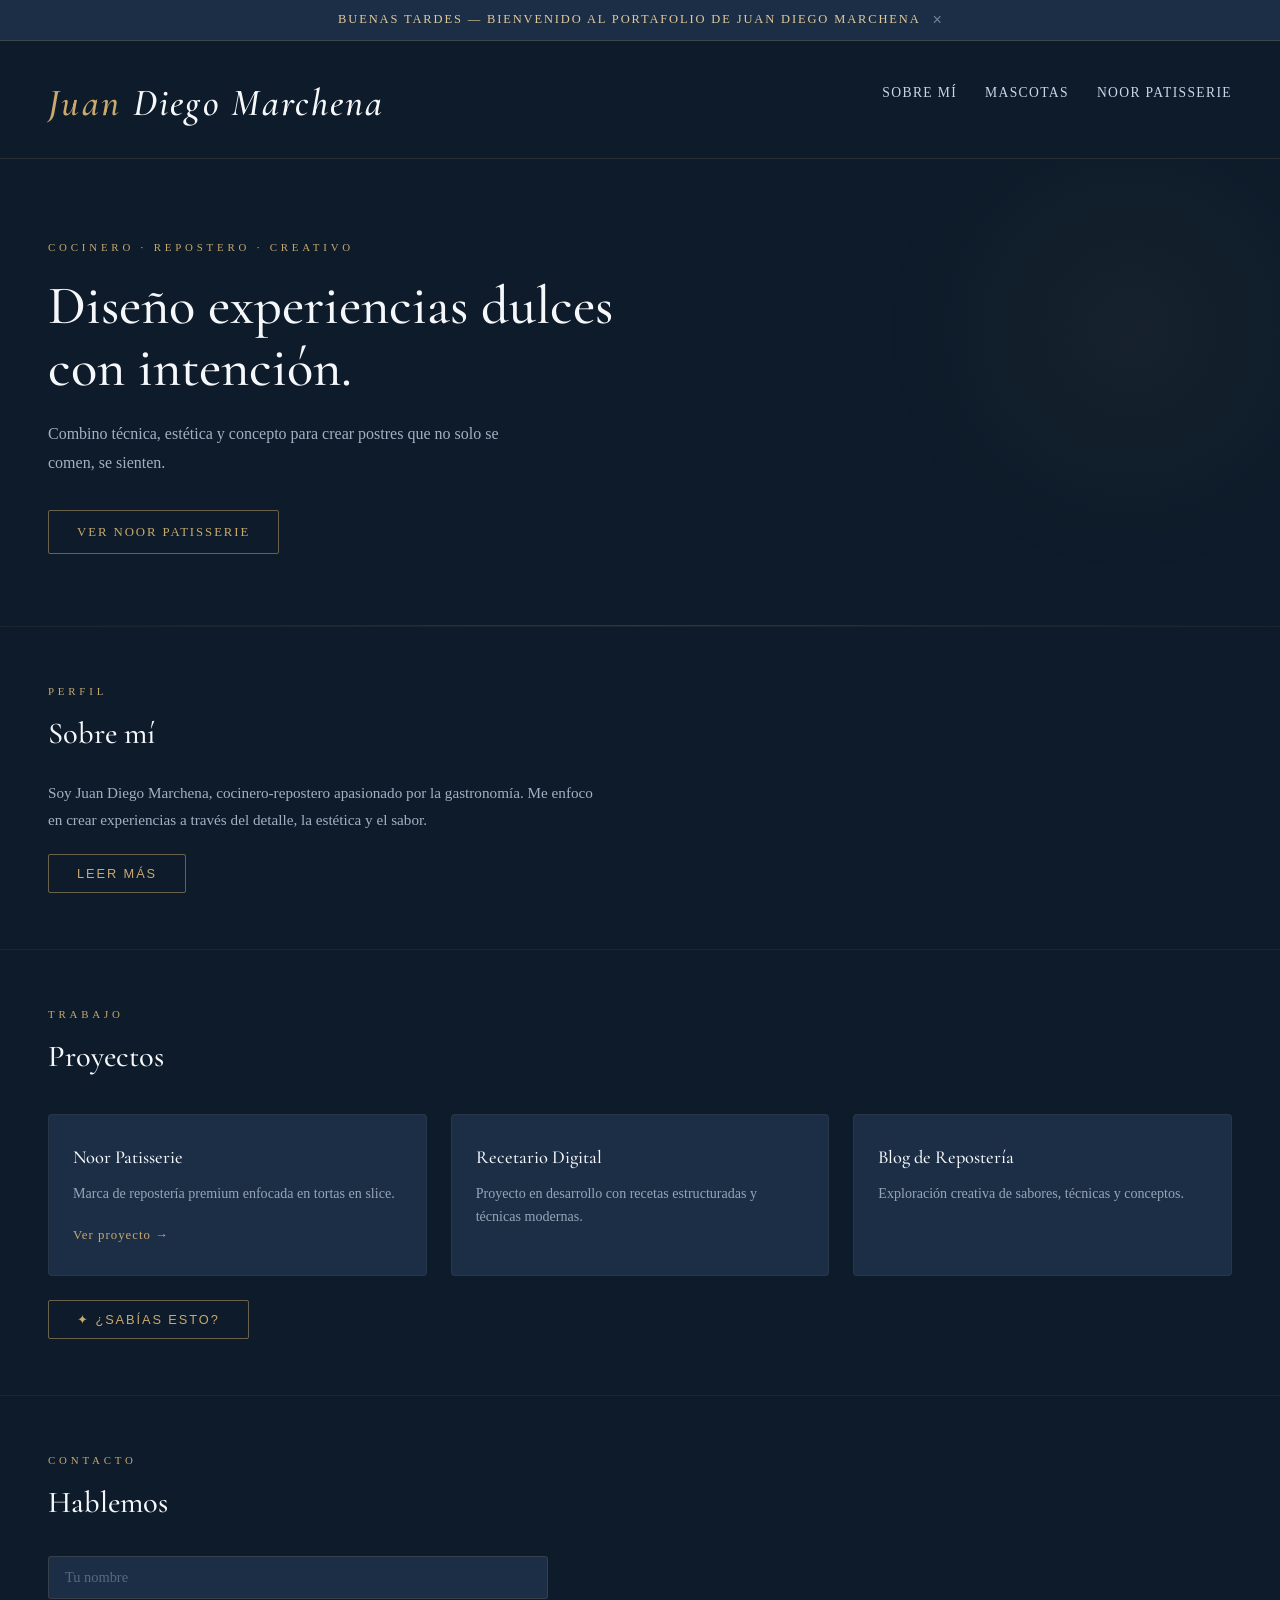
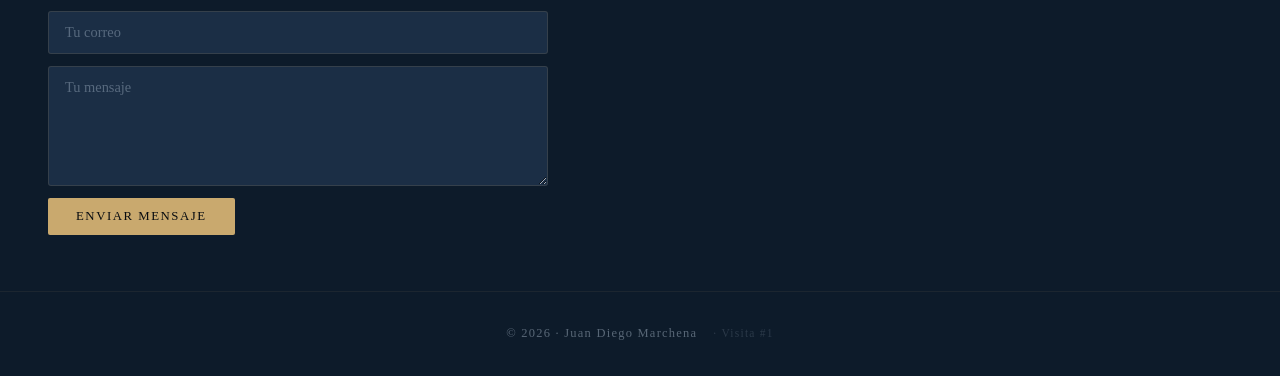
<file: index.html>
<!DOCTYPE html>
<html lang="es">
<head>
    <meta charset="UTF-8">
    <meta name="viewport" content="width=device-width, initial-scale=1.0">
    <title>Juan Diego Marchena</title>
    <link href="https://fonts.googleapis.com/css2?family=Cormorant+Garamond:ital,wght@0,400;0,500;0,600;1,400;1,500&display=swap" rel="stylesheet">
    <link rel="stylesheet" href="src/css/style2.css">
    
</head>

<body>

    <header>
        <h1><span>Juan</span> Diego Marchena</h1>
        <nav>
            <ul>
                <li><a href="#sobre-mi">Sobre mí</a></li>
                <li><a href="mascotas.html">Mascotas</a></li>
                <li><a href="noor_patisserie.html">Noor Patisserie</a></li>
            </ul>
        </nav>
    </header>

    <section class="hero">
        <div class="hero-content">
            <span class="eyebrow">Cocinero · Repostero · Creativo</span>
            <h2>Diseño experiencias dulces con intención.</h2>
            <p>Combino técnica, estética y concepto para crear postres que no solo se comen, se sienten.</p>
            <a href="noor_patisserie.html" class="btn">Ver Noor Patisserie</a>
        </div>
    </section>

    <section id="sobre-mi" class="section-wrap">
        <span class="section-label">Perfil</span>
        <h2>Sobre mí</h2>
        <p>Soy Juan Diego Marchena, cocinero-repostero apasionado por la gastronomía. Me enfoco en crear experiencias a través del detalle, la estética y el sabor.</p>
    </section>

    <section id="proyectos" class="section-wrap">
        <span class="section-label">Trabajo</span>
        <h2>Proyectos</h2>
        <div class="cards">
            <div class="card">
                <h3>Noor Patisserie</h3>
                <p>Marca de repostería premium enfocada en tortas en slice.</p>
                <a href="noor_patisserie.html">Ver proyecto →</a>
            </div>
            <div class="card">
                <h3>Recetario Digital</h3>
                <p>Proyecto en desarrollo con recetas estructuradas y técnicas modernas.</p>
            </div>
            <div class="card">
                <h3>Blog de Repostería</h3>
                <p>Exploración creativa de sabores, técnicas y conceptos.</p>
            </div>
        </div>
    </section>

    <section id="contacto" class="section-wrap">
        <span class="section-label">Contacto</span>
        <h2>Hablemos</h2>
        <form class="contact-form">
            <input type="text" placeholder="Tu nombre" required>
            <input type="email" placeholder="Tu correo" required>
            <textarea placeholder="Tu mensaje"></textarea>
            <button type="submit">Enviar mensaje</button>
        </form>
    </section>

    <footer>
        <p>© 2026 · Juan Diego Marchena</p>
    </footer>

    <script src="script.js"></script>
</body>
</html>
</file>
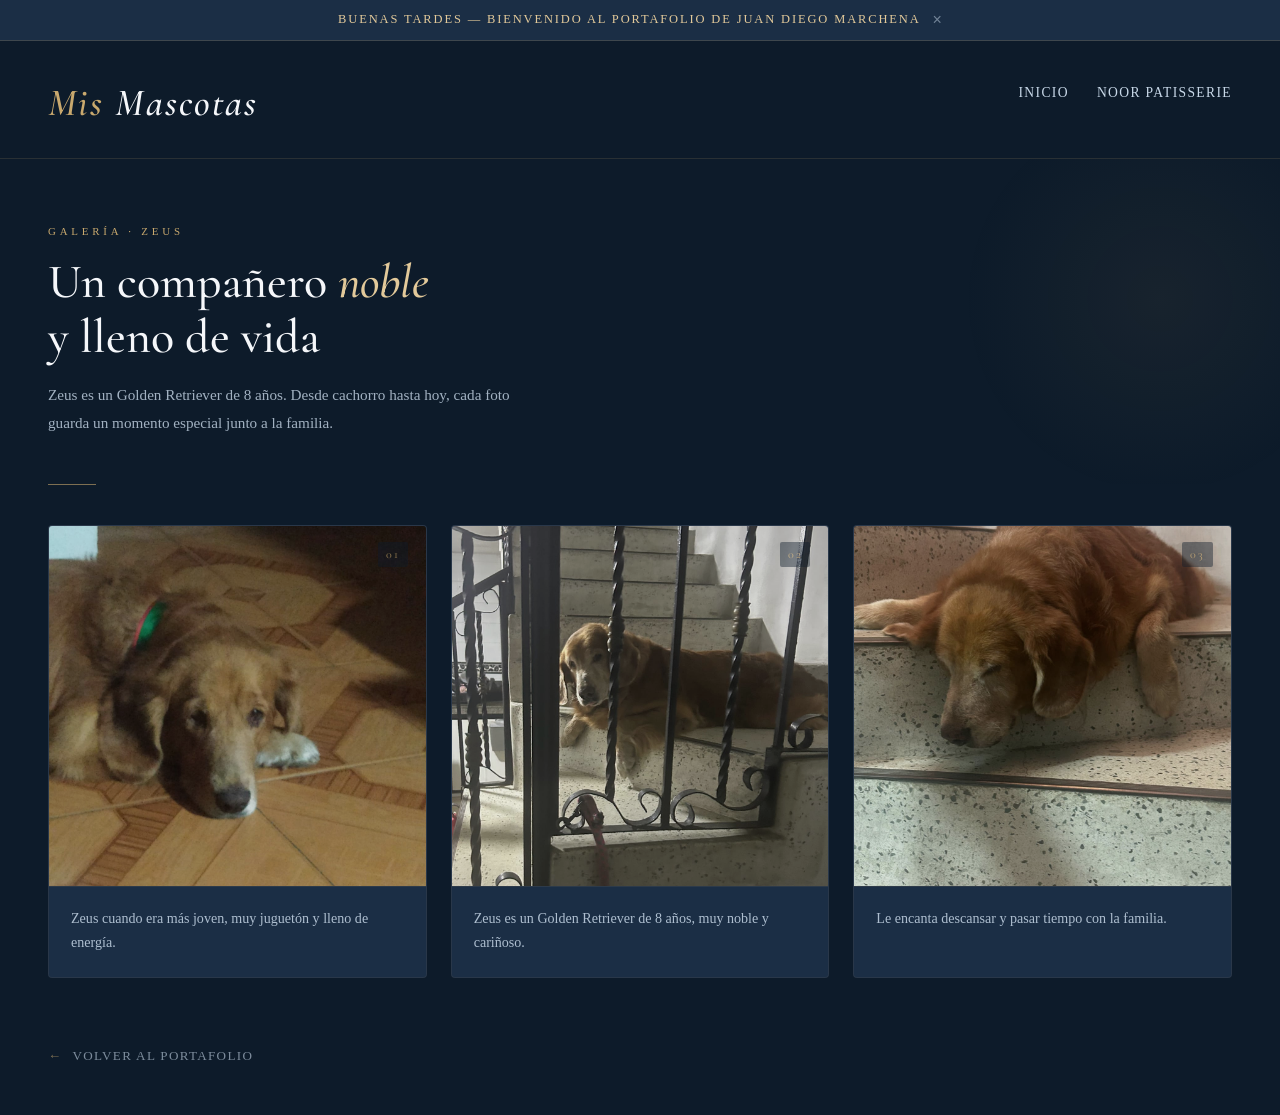
<file: mascotas.html>
<!DOCTYPE html>
<html lang="es">
<head>
    <meta charset="UTF-8">
    <meta name="viewport" content="width=device-width, initial-scale=1.0">
    <title>Mis Mascotas</title>
    <link href="https://fonts.googleapis.com/css2?family=Cormorant+Garamond:ital,wght@0,400;0,500;0,600;1,400;1,500&display=swap" rel="stylesheet">
     <link rel="stylesheet" href="src/css/mascotas.css">
    
   
</head>

<body>

    <header>
        <h1><span>Mis</span> Mascotas</h1>
        <nav>
            <ul>
                <li><a href="index.html">Inicio</a></li>
                <li><a href="noor_patisserie.html">Noor Patisserie</a></li>
            </ul>
        </nav>
    </header>

    <div class="page-hero">
        <span class="page-eyebrow">Galería · Zeus</span>
        <h2>Un compañero <em>noble</em><br>y lleno de vida</h2>
        <p>Zeus es un Golden Retriever de 8 años. Desde cachorro hasta hoy, cada foto guarda un momento especial junto a la familia.</p>
    </div>

    <div class="galeria-wrap">
        <div class="galeria-divider"></div>
        <section class="galeria">

            <article data-num="01">
                <img src="public/img/WhatsApp Image 2026-04-10 at 8.06.08 PM.jpeg" alt="Zeus cachorro">
                <div class="galeria-caption">
                    <p>Zeus cuando era más joven, muy juguetón y lleno de energía.</p>
                </div>
            </article>

            <article data-num="02">
                <img src="public/img/WhatsApp Image 2026-04-15 at 7.19.46 PM.jpeg" alt="Zeus adulto">
                <div class="galeria-caption">
                    <p>Zeus es un Golden Retriever de 8 años, muy noble y cariñoso.</p>
                </div>
            </article>

            <article data-num="03">
                <img src="public/img/WhatsApp Image 2026-04-10 at 8.08.51 PM.jpeg" alt="Zeus descansando">
                <div class="galeria-caption">
                    <p>Le encanta descansar y pasar tiempo con la familia.</p>
                </div>
            </article>

        </section>
    </div>

    <div class="nav-footer">
        <a href="index.html" class="volver">Volver al portafolio</a>
    </div>

    <script src="script.js"></script>
</body>
</html>
</file>
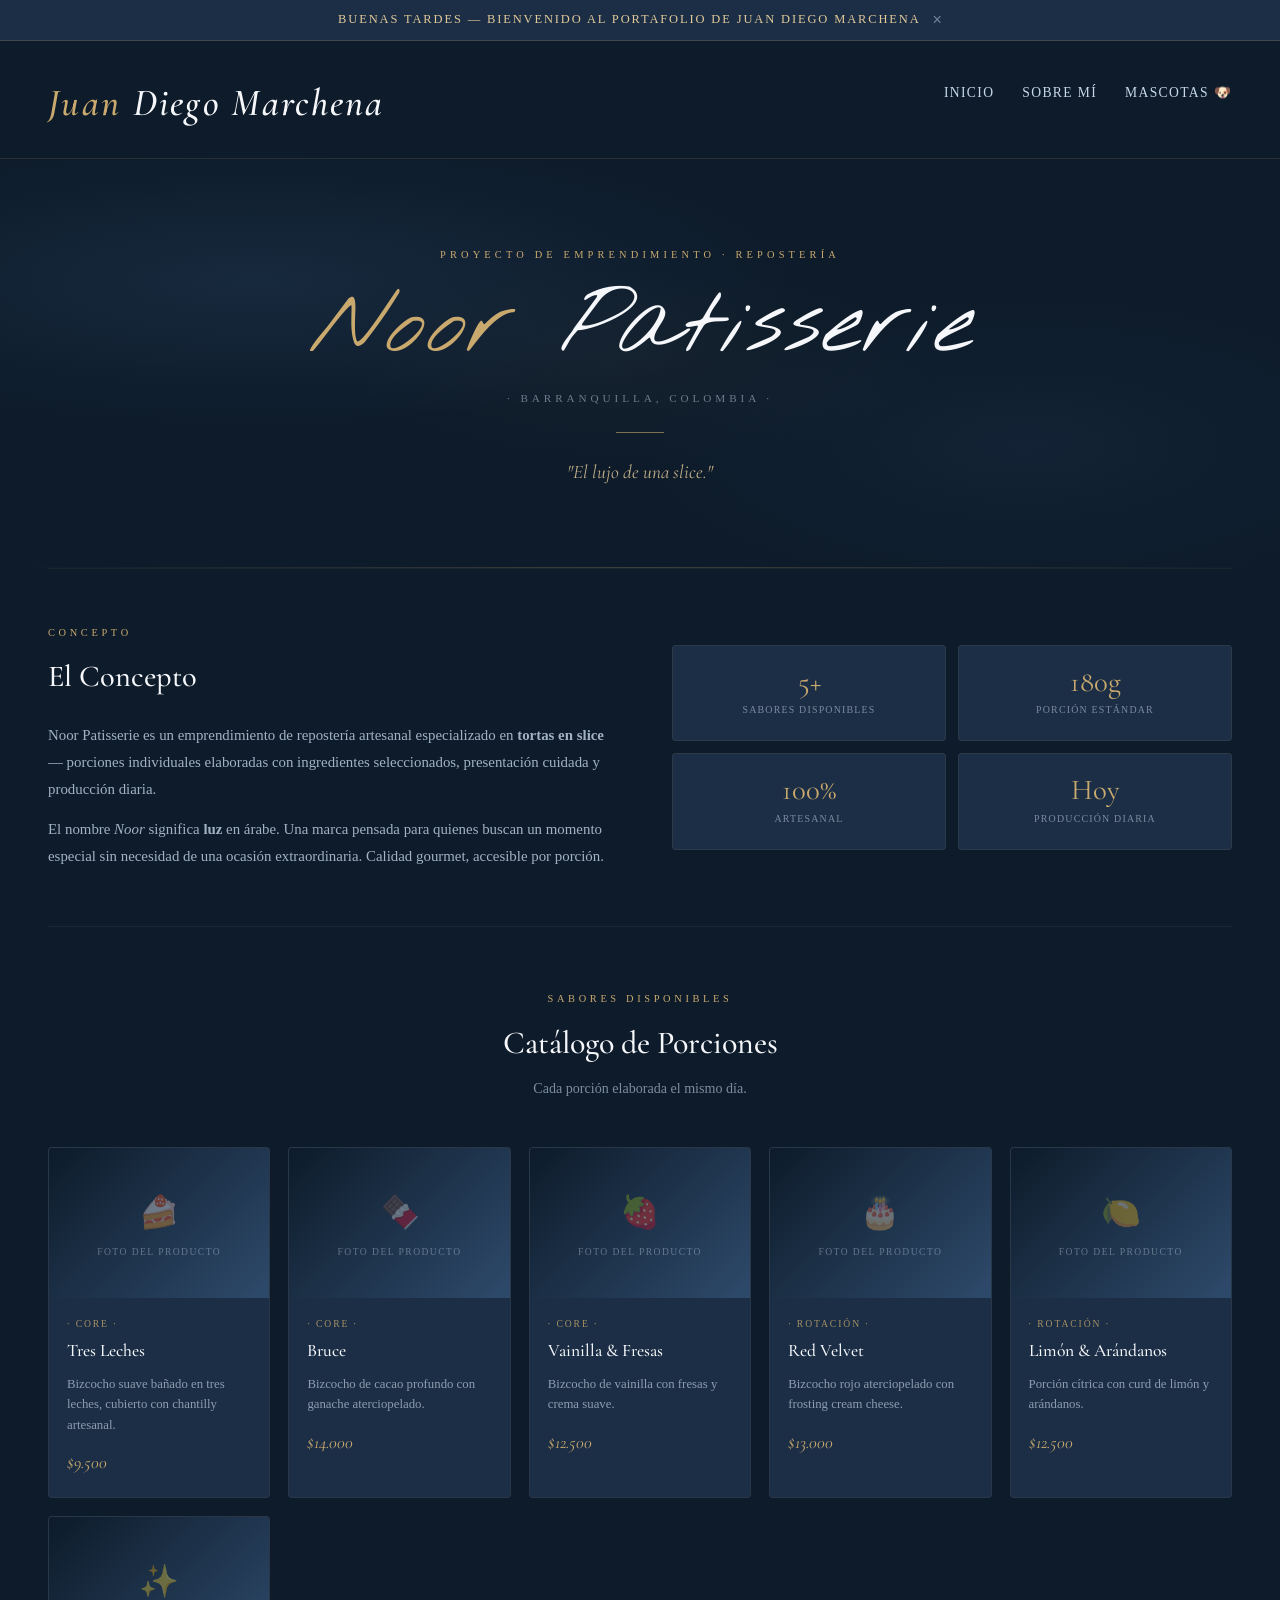
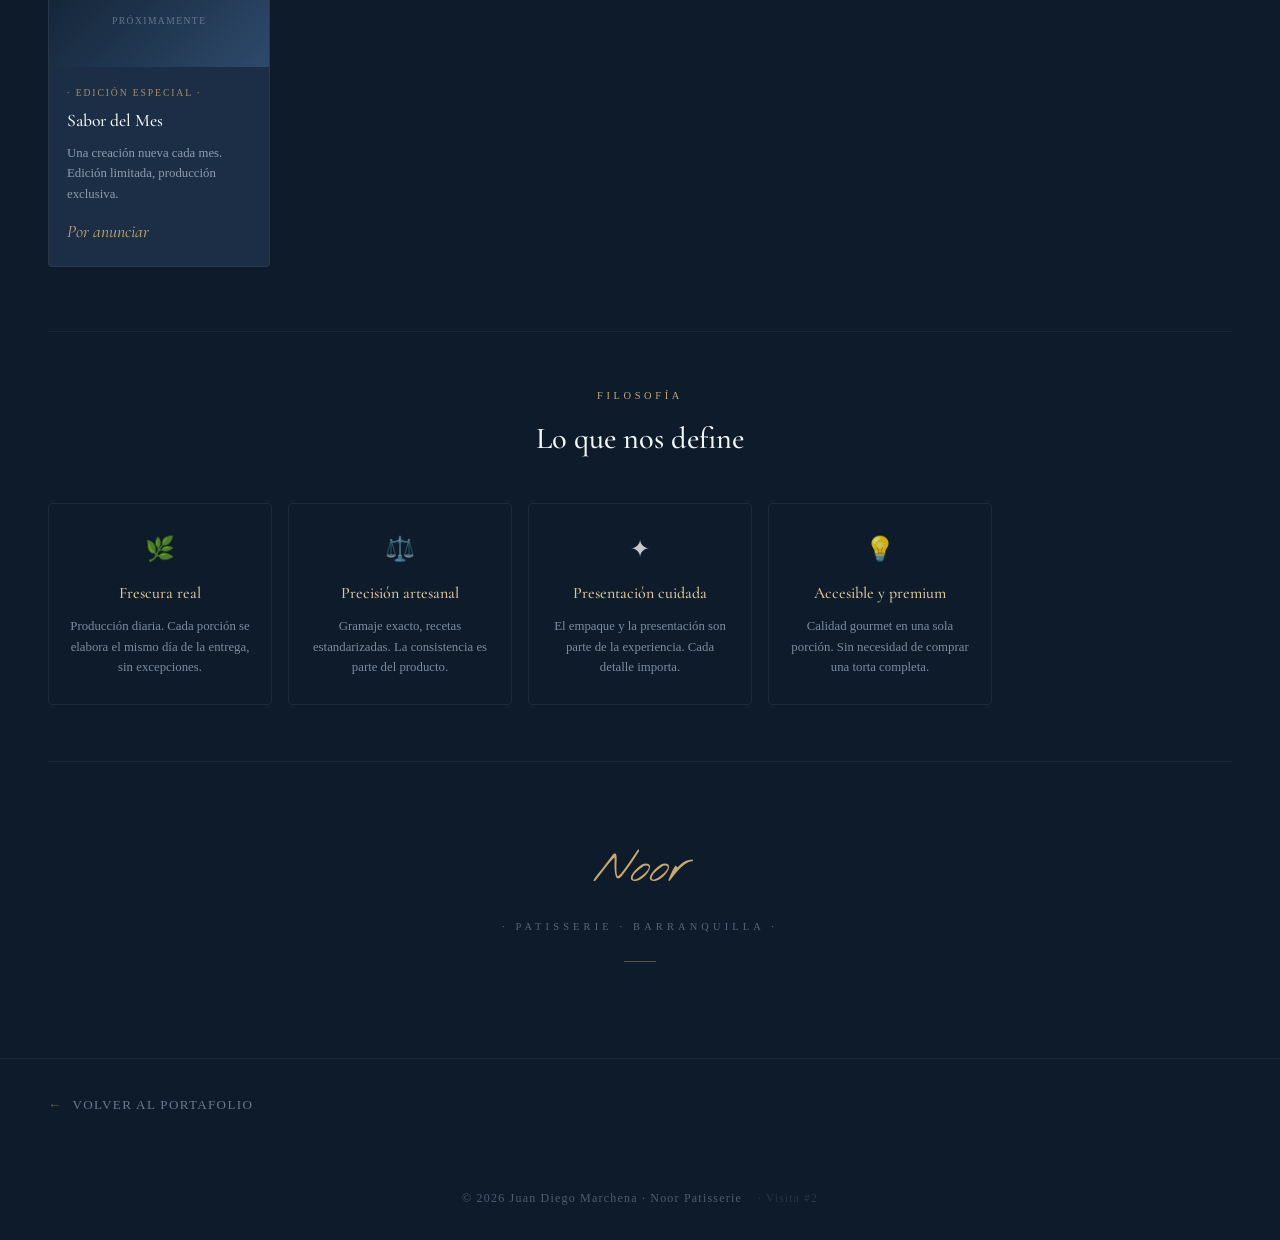
<file: noor_patisserie.html>
<!DOCTYPE html>
<html lang="es">
<head>
    <meta charset="UTF-8">
    <meta name="viewport" content="width=device-width, initial-scale=1.0">
    <title>Noor Patisserie — Juan Diego Marchena</title>
    <link href="https://fonts.googleapis.com/css2?family=Cormorant+Garamond:ital,wght@0,400;0,500;0,600;1,400;1,500&display=swap" rel="stylesheet">
    <link href="https://fonts.googleapis.com/css2?family=Nothing+You+Could+Do&display=swap" rel="stylesheet">
      <link rel="stylesheet" href="src/css/noor.css">
   
</head>

<body>

    <header>
        <h1><span>Juan</span> Diego Marchena</h1>
        <nav>
            <ul>
                <li><a href="index.html">Inicio</a></li>
                <li><a href="index.html#sobre-mi">Sobre mí</a></li>
                <li><a href="mascotas.html">Mascotas 🐶</a></li>
            </ul>
        </nav>
    </header>

    <!-- HERO -->
    <div class="noor-hero">
        <div class="noor-hero-content">
            <span class="noor-eyebrow">Proyecto de Emprendimiento · Repostería</span>
            <h1 class="noor-brand-name"><span>Noor</span> Patisserie</h1>
            <p class="noor-sub">· Barranquilla, Colombia ·</p>
            <div class="noor-divider"></div>
            <p class="noor-tagline">"El lujo de una slice."</p>
        </div>
    </div>

    <!-- DESCRIPCIÓN -->
    <div class="noor-desc">
        <div class="noor-desc-text">
            <span class="section-label">Concepto</span>
            <h2>El Concepto</h2>
            <p>Noor Patisserie es un emprendimiento de repostería artesanal especializado en <strong>tortas en slice</strong> — porciones individuales elaboradas con ingredientes seleccionados, presentación cuidada y producción diaria.</p>
            <p>El nombre <em>Noor</em> significa <strong>luz</strong> en árabe. Una marca pensada para quienes buscan un momento especial sin necesidad de una ocasión extraordinaria. Calidad gourmet, accesible por porción.</p>
        </div>
        <div class="noor-desc-stats">
            <div class="stat-box">
                <span class="stat-n">5+</span>
                <span class="stat-l">Sabores disponibles</span>
            </div>
            <div class="stat-box">
                <span class="stat-n">180g</span>
                <span class="stat-l">Porción estándar</span>
            </div>
            <div class="stat-box">
                <span class="stat-n">100%</span>
                <span class="stat-l">Artesanal</span>
            </div>
            <div class="stat-box">
                <span class="stat-n">Hoy</span>
                <span class="stat-l">Producción diaria</span>
            </div>
        </div>
    </div>

    <!-- CATÁLOGO -->
    <div class="catalog-section">
        <div class="catalog-header">
            <span class="section-label">Sabores disponibles</span>
            <h2>Catálogo de Porciones</h2>
            <p>Cada porción elaborada el mismo día.</p>
        </div>

        <div class="noor-catalog">

            <div class="catalog-card">
                <div class="catalog-img">
                    <div class="catalog-img-placeholder">
                        <span class="img-icon">🍰</span>
                        <span class="img-hint">Foto del producto</span>
                    </div>
                </div>
                <div class="catalog-body">
                    <span class="catalog-flavor">· Core ·</span>
                    <h3>Tres Leches</h3>
                    <p>Bizcocho suave bañado en tres leches, cubierto con chantilly artesanal.</p>
                    <span class="catalog-price">$9.500</span>
                </div>
            </div>

            <div class="catalog-card">
                <div class="catalog-img">
                    <div class="catalog-img-placeholder">
                        <span class="img-icon">🍫</span>
                        <span class="img-hint">Foto del producto</span>
                    </div>
                </div>
                <div class="catalog-body">
                    <span class="catalog-flavor">· Core ·</span>
                    <h3>Bruce</h3>
                    <p>Bizcocho de cacao profundo con ganache aterciopelado.</p>
                    <span class="catalog-price">$14.000</span>
                </div>
            </div>

            <div class="catalog-card">
                <div class="catalog-img">
                    <div class="catalog-img-placeholder">
                        <span class="img-icon">🍓</span>
                        <span class="img-hint">Foto del producto</span>
                    </div>
                </div>
                <div class="catalog-body">
                    <span class="catalog-flavor">· Core ·</span>
                    <h3>Vainilla & Fresas</h3>
                    <p>Bizcocho de vainilla con fresas y crema suave.</p>
                    <span class="catalog-price">$12.500</span>
                </div>
            </div>

            <div class="catalog-card">
                <div class="catalog-img">
                    <div class="catalog-img-placeholder">
                        <span class="img-icon">🎂</span>
                        <span class="img-hint">Foto del producto</span>
                    </div>
                </div>
                <div class="catalog-body">
                    <span class="catalog-flavor">· Rotación ·</span>
                    <h3>Red Velvet</h3>
                    <p>Bizcocho rojo aterciopelado con frosting cream cheese.</p>
                    <span class="catalog-price">$13.000</span>
                </div>
            </div>

            <div class="catalog-card">
                <div class="catalog-img">
                    <div class="catalog-img-placeholder">
                        <span class="img-icon">🍋</span>
                        <span class="img-hint">Foto del producto</span>
                    </div>
                </div>
                <div class="catalog-body">
                    <span class="catalog-flavor">· Rotación ·</span>
                    <h3>Limón & Arándanos</h3>
                    <p>Porción cítrica con curd de limón y arándanos.</p>
                    <span class="catalog-price">$12.500</span>
                </div>
            </div>

            <div class="catalog-card">
                <div class="catalog-img">
                    <div class="catalog-img-placeholder">
                        <span class="img-icon">✨</span>
                        <span class="img-hint">Próximamente</span>
                    </div>
                </div>
                <div class="catalog-body">
                    <span class="catalog-flavor">· Edición especial ·</span>
                    <h3>Sabor del Mes</h3>
                    <p>Una creación nueva cada mes. Edición limitada, producción exclusiva.</p>
                    <span class="catalog-price">Por anunciar</span>
                </div>
            </div>

        </div>
    </div>

    <!-- VALORES -->
    <div class="noor-valores">
        <div class="valores-header">
            <span class="section-label">Filosofía</span>
            <h2>Lo que nos define</h2>
        </div>
        <div class="valores-grid">
            <div class="valor-card">
                <span class="valor-icon">🌿</span>
                <h4>Frescura real</h4>
                <p>Producción diaria. Cada porción se elabora el mismo día de la entrega, sin excepciones.</p>
            </div>
            <div class="valor-card">
                <span class="valor-icon">⚖️</span>
                <h4>Precisión artesanal</h4>
                <p>Gramaje exacto, recetas estandarizadas. La consistencia es parte del producto.</p>
            </div>
            <div class="valor-card">
                <span class="valor-icon">✦</span>
                <h4>Presentación cuidada</h4>
                <p>El empaque y la presentación son parte de la experiencia. Cada detalle importa.</p>
            </div>
            <div class="valor-card">
                <span class="valor-icon">💡</span>
                <h4>Accesible y premium</h4>
                <p>Calidad gourmet en una sola porción. Sin necesidad de comprar una torta completa.</p>
            </div>
        </div>
    </div>

    <!-- CIERRE -->
    <div class="noor-cierre">
        <span class="close-name">Noor</span>
        <span class="close-sub">· Patisserie · Barranquilla ·</span>
        <div class="noor-divider-sm"></div>
    </div>

    <div class="nav-footer">
        <a href="index.html" class="volver">Volver al portafolio</a>
    </div>

    <footer>
        <p>© 2026 Juan Diego Marchena · Noor Patisserie</p>
    </footer>

    <script src="script.js"></script>
</body>
</html>
</file>
<file: src/css/style2.css>
/* ════════════════════════════════════════════════
   JUAN DIEGO MARCHENA — style2.css
   Optimizado: variables globales, reglas agrupadas,
   media queries completas (móvil / tablet / desktop)
   ════════════════════════════════════════════════ */

/* ── VARIABLES GLOBALES ── */
:root {
  /* Colores */
  --navy:  #0D1B2A;
  --navy2: #1B2E45;
  --steel: #2E4A6B;
  --black: #080C10;
  --gold:  #C9A96E;
  --gold2: #E2C99A;
  --ice:   #C8D8E8;
  --white: #F5F7FA;

  /* Bordes dorados reutilizables */
  --border-gold-subtle: 1px solid rgba(201,169,110,0.08);
  --border-gold-mid:    1px solid rgba(201,169,110,0.15);
  --border-gold-hover:  1px solid rgba(201,169,110,0.22);

  /* Tipografía */
  --font-serif: 'Cormorant Garamond', Georgia, serif;
  --font-body:  Georgia, serif;

  /* Espaciados */
  --sp-xs:  8px;
  --sp-sm:  16px;
  --sp-md:  24px;
  --sp-lg:  48px;
  --sp-xl:  64px;
  --sp-xxl: 80px;

  /* Transición base */
  --transition: 0.25s ease;
}

/* ── RESET BASE ── */
*, *::before, *::after { box-sizing: border-box; margin: 0; padding: 0; }

body {
  background-color: var(--navy);
  color: var(--white);
  font-family: var(--font-body);
  min-height: 100vh;
  line-height: 1.6;
}

/* ── HEADER ── */
header {
  padding: 32px var(--sp-lg) 24px;
  display: flex;
  align-items: flex-start;
  justify-content: space-between;
  border-bottom: var(--border-gold-mid);
}

header h1 {
  font-family: var(--font-serif);
  font-style: italic;
  font-weight: 550;
  font-size: 2.4rem;
  letter-spacing: 0.06em;
  color: var(--white);
}

header h1 span { color: var(--gold); }

/* ── NAV ── */
nav ul {
  list-style: none;
  display: flex;
  gap: 28px;
  padding-top: 6px;
}

nav a {
  text-decoration: none;
  color: var(--ice);
  font-size: 0.85rem;
  letter-spacing: 0.1em;
  text-transform: uppercase;
  transition: color var(--transition);
}

nav a:hover { color: var(--gold); }

/* Menú hamburguesa (oculto en desktop) */
.nav-toggle {
  display: none;
  background: none;
  border: none;
  cursor: pointer;
  padding: var(--sp-xs);
  flex-direction: column;
  gap: 5px;
  align-self: center;
}

.nav-toggle span {
  display: block;
  width: 22px;
  height: 1px;
  background: var(--gold);
  transition: transform var(--transition), opacity var(--transition);
}

.nav-toggle.open span:nth-child(1) { transform: translateY(6px) rotate(45deg); }
.nav-toggle.open span:nth-child(2) { opacity: 0; }
.nav-toggle.open span:nth-child(3) { transform: translateY(-6px) rotate(-45deg); }

/* ── HERO ── */
.hero {
  padding: var(--sp-xxl) var(--sp-lg) 72px;
  position: relative;
  overflow: hidden;
}

.hero::before {
  content: '';
  position: absolute;
  top: -80px; right: -100px;
  width: 500px; height: 500px;
  background: radial-gradient(circle, rgba(201,169,110,0.05) 0%, transparent 70%);
  pointer-events: none;
}

.hero::after {
  content: '';
  position: absolute;
  bottom: 0; left: 0; right: 0;
  height: 1px;
  background: linear-gradient(90deg, transparent, rgba(201,169,110,0.2), transparent);
}

.hero-content { max-width: 620px; position: relative; }

/* ── EYEBROW (compartido hero + secciones) ── */
.eyebrow,
.section-label {
  font-size: 0.68rem;
  letter-spacing: 0.35em;
  text-transform: uppercase;
  color: var(--gold);
  display: block;
  margin-bottom: 10px;
}

.eyebrow { margin-bottom: 18px; }

.hero h2 {
  font-family: var(--font-serif);
  font-size: clamp(2.2rem, 5vw, 3.4rem);
  font-weight: 500;
  line-height: 1.15;
  color: var(--white);
  margin-bottom: 20px;
}

.hero p {
  color: var(--ice);
  font-size: 1rem;
  line-height: 1.8;
  opacity: 0.8;
  margin-bottom: 32px;
  max-width: 480px;
}

/* ── BOTÓN (compartido .btn y submit) ── */
.btn {
  display: inline-block;
  background: transparent;
  color: var(--gold);
  border: 1px solid rgba(201,169,110,0.5);
  padding: 11px 28px;
  text-decoration: none;
  font-size: 0.8rem;
  letter-spacing: 0.15em;
  text-transform: uppercase;
  border-radius: 2px;
  transition: background var(--transition), border-color var(--transition), color var(--transition);
  cursor: pointer;
}

.btn:hover {
  background: var(--gold);
  border-color: var(--gold);
  color: var(--black);
}

/* ── SECCIONES ── */
.section-wrap {
  padding: 56px var(--sp-lg);
  border-top: var(--border-gold-subtle);
}

.section-wrap:last-of-type {
  border-bottom: var(--border-gold-subtle);
}

.section-wrap h2 {
  font-family: var(--font-serif);
  font-size: 1.9rem;
  font-weight: 500;
  color: var(--white);
  margin-bottom: 20px;
}

.section-wrap > p {
  color: var(--ice);
  font-size: 0.95rem;
  line-height: 1.8;
  opacity: 0.8;
  max-width: 560px;
}

/* ── CARDS ── */
.cards {
  display: grid;
  grid-template-columns: repeat(auto-fit, minmax(220px, 1fr));
  gap: var(--sp-md);
  margin-top: 32px;
}

.card {
  background: var(--navy2);
  border: var(--border-gold-subtle);
  padding: 28px 24px;
  border-radius: 4px;
  transition: transform 0.3s, border-color 0.3s, box-shadow 0.3s;
}

.card:hover {
  transform: translateY(-5px);
  border-color: rgba(201,169,110,0.22);
  box-shadow: 0 16px 40px rgba(0,0,0,0.25);
}

.card h3 {
  font-family: var(--font-serif);
  font-size: 1.15rem;
  font-weight: 500;
  color: var(--white);
  margin-bottom: 10px;
}

.card p {
  font-size: 0.88rem;
  color: var(--ice);
  opacity: 0.7;
  line-height: 1.65;
  margin-bottom: 16px;
}

.card a {
  color: var(--gold);
  text-decoration: none;
  font-size: 0.8rem;
  letter-spacing: 0.08em;
  transition: opacity var(--transition);
}

.card a:hover { opacity: 0.7; }

/* ── FORMULARIO DE CONTACTO ── */
.contact-form {
  margin-top: 28px;
  max-width: 500px;
  display: flex;
  flex-direction: column;
  gap: 12px;
}

input, textarea {
  background: var(--navy2);
  border: 1px solid rgba(201,169,110,0.15);
  color: var(--white);
  padding: 12px 16px;
  border-radius: 3px;
  font-family: var(--font-body);
  font-size: 0.9rem;
  outline: none;
  transition: border-color var(--transition);
  width: 100%;
}

input::placeholder,
textarea::placeholder { color: var(--ice); opacity: 0.35; }

input:focus,
textarea:focus { border-color: rgba(201,169,110,0.4); }

textarea { min-height: 120px; resize: vertical; }

button[type="submit"] {
  align-self: flex-start;
  background: var(--gold);
  color: var(--black);
  border: none;
  padding: 11px 28px;
  cursor: pointer;
  font-family: var(--font-body);
  font-size: 0.8rem;
  letter-spacing: 0.12em;
  text-transform: uppercase;
  border-radius: 2px;
  transition: background var(--transition);
}

button[type="submit"]:hover { background: var(--gold2); }

/* ── FOOTER ── */
footer {
  text-align: center;
  padding: 32px var(--sp-lg);
  color: var(--ice);
  opacity: 0.4;
  font-size: 0.78rem;
  letter-spacing: 0.1em;
}

/* ── BANNER DE BIENVENIDA (JS) ── */
#welcome-banner {
  background: var(--navy2);
  border-bottom: 1px solid rgba(201,169,110,0.2);
  color: var(--gold2);
  text-align: center;
  padding: 10px var(--sp-lg);
  font-size: 0.78rem;
  letter-spacing: 0.15em;
  text-transform: uppercase;
  display: flex;
  align-items: center;
  justify-content: center;
  gap: 12px;
  animation: fadeUp 0.5s ease both;
}

#welcome-banner button {
  background: none;
  border: none;
  color: var(--ice);
  font-size: 1rem;
  cursor: pointer;
  opacity: 0.5;
  line-height: 1;
  padding: 0;
  transition: opacity var(--transition);
}

#welcome-banner button:hover { opacity: 1; }

/* ── SECCIÓN EXTRA: Curiosidad (JS toggle) ── */
#curiosidad-toggle {
  margin-top: var(--sp-md);
}

#curiosidad-contenido {
  margin-top: var(--sp-sm);
  padding: var(--sp-sm) 20px;
  background: var(--navy2);
  border-left: 2px solid var(--gold);
  border-radius: 0 3px 3px 0;
  color: var(--ice);
  font-size: 0.9rem;
  line-height: 1.7;
  opacity: 0.85;
  display: none; /* controlado por JS */
}

#curiosidad-contenido.visible { display: block; }

/* ── ANIMACIONES ── */
@keyframes fadeUp {
  from { opacity: 0; transform: translateY(16px); }
  to   { opacity: 1; transform: translateY(0); }
}

.hero-content { animation: fadeUp 0.7s ease both; }

.card { animation: fadeUp 0.6s ease both; }
.card:nth-child(1) { animation-delay: 0.1s; }
.card:nth-child(2) { animation-delay: 0.2s; }
.card:nth-child(3) { animation-delay: 0.3s; }

/* ════════════════════════════════════════════════
   MEDIA QUERIES
   ════════════════════════════════════════════════ */

/* ── TABLET (≤ 900px) ── */
@media (max-width: 900px) {
  header { padding: 28px 32px 20px; }

  .hero { padding: 64px 32px 56px; }

  .section-wrap { padding: 48px 32px; }

  footer { padding: 28px 32px; }

  #welcome-banner { padding: 10px 32px; }
}

/* ── MÓVIL (≤ 640px) ── */
@media (max-width: 640px) {
  /* Header: apila logo + hamburguesa, nav desplegable */
  header {
    padding: 20px var(--sp-sm);
    flex-wrap: wrap;
    gap: 0;
    align-items: center;
  }

  header h1 { font-size: 1.6rem; flex: 1; }

  .nav-toggle { display: flex; }

  nav {
    width: 100%;
    max-height: 0;
    overflow: hidden;
    transition: max-height 0.35s ease;
  }

  nav.open { max-height: 300px; }

  nav ul {
    flex-direction: column;
    gap: 0;
    padding: var(--sp-sm) 0 var(--sp-xs);
  }

  nav ul li a {
    display: block;
    padding: 10px 4px;
    border-bottom: 1px solid rgba(201,169,110,0.06);
  }

  /* Hero */
  .hero { padding: 40px var(--sp-sm) 48px; }

  .hero h2 { font-size: clamp(1.8rem, 7vw, 2.4rem); }

  .hero p { font-size: 0.92rem; }

  /* Secciones */
  .section-wrap { padding: 36px var(--sp-sm); }

  .section-wrap h2 { font-size: 1.55rem; }

  /* Cards: 1 columna */
  .cards { grid-template-columns: 1fr; gap: var(--sp-sm); }

  /* Formulario full-width */
  button[type="submit"] { width: 100%; text-align: center; }

  /* Footer */
  footer { padding: 24px var(--sp-sm); }

  #welcome-banner { padding: 10px var(--sp-sm); font-size: 0.72rem; }
}
</file>
<file: src/css/mascotas.css>
/* ════════════════════════════════════════════════
   MASCOTAS — mascotas.css
   Optimizado: variables globales, reglas agrupadas,
   media queries completas (móvil / tablet / desktop)
   ════════════════════════════════════════════════ */

/* ── VARIABLES GLOBALES ── */
:root {
  --navy:  #0D1B2A;
  --navy2: #1B2E45;
  --steel: #2E4A6B;
  --black: #080C10;
  --gold:  #C9A96E;
  --gold2: #E2C99A;
  --ice:   #C8D8E8;
  --white: #F5F7FA;

  --border-gold-subtle: 1px solid rgba(201,169,110,0.08);
  --border-gold-mid:    1px solid rgba(201,169,110,0.15);

  --font-serif: 'Cormorant Garamond', Georgia, serif;
  --font-body:  Georgia, serif;

  --sp-sm:  16px;
  --sp-md:  24px;
  --sp-lg:  48px;
  --sp-xl:  64px;

  --transition: 0.25s ease;
}

/* ── RESET BASE ── */
*, *::before, *::after { box-sizing: border-box; margin: 0; padding: 0; }

body {
  background-color: var(--navy);
  color: var(--white);
  font-family: var(--font-body);
  min-height: 100vh;
  line-height: 1.6;
}

/* ── HEADER ── */
header {
  padding: 32px var(--sp-lg) 24px;
  display: flex;
  align-items: flex-start;
  justify-content: space-between;
  border-bottom: var(--border-gold-mid);
}

header h1 {
  font-family: var(--font-serif);
  font-style: italic;
  font-weight: 550;
  font-size: 2.4rem;
  letter-spacing: 0.06em;
  color: var(--white);
}

header h1 span { color: var(--gold); }

/* ── NAV ── */
nav ul {
  list-style: none;
  display: flex;
  gap: 28px;
  padding-top: 6px;
}

nav a {
  text-decoration: none;
  color: var(--ice);
  font-size: 0.85rem;
  letter-spacing: 0.1em;
  text-transform: uppercase;
  transition: color var(--transition);
}

nav a:hover { color: var(--gold); }

/* Menú hamburguesa */
.nav-toggle {
  display: none;
  background: none;
  border: none;
  cursor: pointer;
  padding: 8px;
  flex-direction: column;
  gap: 5px;
  align-self: center;
}

.nav-toggle span {
  display: block;
  width: 22px;
  height: 1px;
  background: var(--gold);
  transition: transform var(--transition), opacity var(--transition);
}

.nav-toggle.open span:nth-child(1) { transform: translateY(6px) rotate(45deg); }
.nav-toggle.open span:nth-child(2) { opacity: 0; }
.nav-toggle.open span:nth-child(3) { transform: translateY(-6px) rotate(-45deg); }

/* ── PAGE HERO ── */
.page-hero {
  padding: var(--sp-xl) var(--sp-lg) var(--sp-lg);
  position: relative;
  overflow: hidden;
}

.page-hero::before {
  content: '';
  position: absolute;
  top: -60px; right: -80px;
  width: 400px; height: 400px;
  background: radial-gradient(circle, rgba(201,169,110,0.06) 0%, transparent 70%);
  pointer-events: none;
}

/* ── EYEBROW (compartido) ── */
.page-eyebrow {
  font-size: 0.68rem;
  letter-spacing: 0.35em;
  text-transform: uppercase;
  color: var(--gold);
  display: block;
  margin-bottom: 14px;
}

.page-hero h2 {
  font-family: var(--font-serif);
  font-size: clamp(2rem, 5vw, 3rem);
  font-weight: 500;
  color: var(--white);
  line-height: 1.15;
  margin-bottom: 16px;
}

.page-hero h2 em {
  font-style: italic;
  color: var(--gold2);
}

.page-hero p {
  color: var(--ice);
  font-size: 0.95rem;
  line-height: 1.8;
  max-width: 480px;
  opacity: 0.8;
}

/* ── GALERÍA ── */
.galeria-wrap { padding: 0 var(--sp-lg) var(--sp-xl); }

.galeria-divider {
  width: 48px;
  height: 1px;
  background: var(--gold);
  margin-bottom: 40px;
  opacity: 0.6;
}

.galeria {
  display: grid;
  grid-template-columns: repeat(3, 1fr);
  gap: var(--sp-md);
}

/* ── TARJETAS DE GALERÍA ── */
.galeria article {
  background: var(--navy2);
  border-radius: 4px;
  overflow: hidden;
  position: relative;
  border: var(--border-gold-subtle);
  transition: transform 0.4s ease, border-color 0.3s ease, box-shadow 0.4s ease;
}

.galeria article:hover {
  transform: translateY(-6px);
  border-color: rgba(201,169,110,0.25);
  box-shadow: 0 20px 48px rgba(0,0,0,0.35);
}

/* Número de foto */
.galeria article::before {
  content: attr(data-num);
  position: absolute;
  top: 16px; right: 18px;
  font-family: var(--font-serif);
  font-size: 0.75rem;
  letter-spacing: 0.15em;
  color: var(--gold);
  opacity: 0.7;
  z-index: 2;
  background: rgba(13,27,42,0.6);
  padding: 3px 8px;
  border-radius: 2px;
}

.galeria img {
  width: 100%;
  height: 360px;
  object-fit: cover;
  display: block;
  transition: transform 0.6s ease, filter 0.6s ease;
  filter: brightness(0.92) saturate(0.9);
}

.galeria article:hover img {
  transform: scale(1.03);
  filter: brightness(1) saturate(1);
}

.galeria-caption {
  padding: 20px 22px 22px;
  border-top: 1px solid rgba(201,169,110,0.1);
}

.galeria-caption p {
  color: var(--ice);
  font-size: 0.88rem;
  line-height: 1.7;
  opacity: 0.85;
}

/* ── BOTÓN VOLVER ── */
.nav-footer { padding: 0 var(--sp-lg) var(--sp-lg); }

.volver {
  display: inline-flex;
  align-items: center;
  gap: 10px;
  color: var(--ice);
  text-decoration: none;
  font-size: 0.82rem;
  letter-spacing: 0.1em;
  text-transform: uppercase;
  opacity: 0.6;
  transition: opacity var(--transition), color var(--transition);
}

.volver::before {
  content: '←';
  color: var(--gold);
  transition: transform var(--transition);
}

.volver:hover { opacity: 1; color: var(--gold); }
.volver:hover::before { transform: translateX(-3px); }

/* ── LIGHTBOX (JS) ── */
.lightbox-overlay {
  display: none;
  position: fixed;
  inset: 0;
  background: rgba(8,12,16,0.92);
  z-index: 100;
  align-items: center;
  justify-content: center;
  animation: fadeUp 0.25s ease both;
}

.lightbox-overlay.active { display: flex; }

.lightbox-overlay img {
  max-width: 90vw;
  max-height: 85vh;
  object-fit: contain;
  border-radius: 4px;
  filter: none;
  height: auto;
}

.lightbox-close {
  position: absolute;
  top: 20px; right: 24px;
  background: none;
  border: none;
  color: var(--gold);
  font-size: 1.8rem;
  cursor: pointer;
  opacity: 0.7;
  transition: opacity var(--transition);
  line-height: 1;
}

.lightbox-close:hover { opacity: 1; }

/* ── ANIMACIONES ── */
@keyframes fadeUp {
  from { opacity: 0; transform: translateY(18px); }
  to   { opacity: 1; transform: translateY(0); }
}

.page-hero { animation: fadeUp 0.6s ease both; }

.galeria article { animation: fadeUp 0.6s ease both; }
.galeria article:nth-child(1) { animation-delay: 0.1s; }
.galeria article:nth-child(2) { animation-delay: 0.2s; }
.galeria article:nth-child(3) { animation-delay: 0.3s; }

/* ════════════════════════════════════════════════
   MEDIA QUERIES
   ════════════════════════════════════════════════ */

/* ── TABLET (≤ 900px) ── */
@media (max-width: 900px) {
  header { padding: 28px 32px 20px; }

  .page-hero { padding: 48px 32px 36px; }

  .galeria-wrap { padding: 0 32px 48px; }

  .nav-footer { padding: 0 32px 40px; }

  .galeria { grid-template-columns: repeat(2, 1fr); }

  .galeria img { height: 280px; }
}

/* ── MÓVIL (≤ 640px) ── */
@media (max-width: 640px) {
  header {
    padding: 20px var(--sp-sm);
    flex-wrap: wrap;
    gap: 0;
    align-items: center;
  }

  header h1 { font-size: 1.6rem; flex: 1; }

  .nav-toggle { display: flex; }

  nav {
    width: 100%;
    max-height: 0;
    overflow: hidden;
    transition: max-height 0.35s ease;
  }

  nav.open { max-height: 300px; }

  nav ul {
    flex-direction: column;
    gap: 0;
    padding: var(--sp-sm) 0 var(--sp-sm);
  }

  nav ul li a {
    display: block;
    padding: 10px 4px;
    border-bottom: 1px solid rgba(201,169,110,0.06);
  }

  .page-hero {
    padding: 36px var(--sp-sm) 28px;
  }

  .page-hero h2 { font-size: clamp(1.7rem, 7vw, 2.2rem); }

  .galeria-wrap { padding: 0 var(--sp-sm) 40px; }

  .galeria { grid-template-columns: 1fr; }

  .galeria img { height: 300px; }

  .nav-footer { padding: 0 var(--sp-sm) 36px; }
}

/* ── BANNER BIENVENIDA (JS) ── */
#welcome-banner {
  background: var(--navy2);
  border-bottom: 1px solid rgba(201,169,110,0.2);
  color: var(--gold2);
  padding: 10px 48px;
  font-size: 0.78rem;
  letter-spacing: 0.15em;
  text-transform: uppercase;
  display: flex;
  align-items: center;
  justify-content: center;
  gap: 12px;
  white-space: nowrap;
  overflow: hidden;
}

#welcome-banner span {
  overflow: hidden;
  text-overflow: ellipsis;
}

#welcome-banner button {
  background: none;
  border: none;
  color: var(--ice);
  font-size: 1rem;
  cursor: pointer;
  opacity: 0.5;
  line-height: 1;
  padding: 0;
  flex-shrink: 0;
  transition: opacity 0.25s;
}

#welcome-banner button:hover { opacity: 1; }
</file>
<file: src/css/noor.css>
/* ════════════════════════════════════════════════
   NOOR PATISSERIE — noor.css
   ════════════════════════════════════════════════ */

/* ── VARIABLES GLOBALES ── */
:root {
  --navy:  #0D1B2A;
  --navy2: #1B2E45;
  --steel: #2E4A6B;
  --black: #080C10;
  --gold:  #C9A96E;
  --gold2: #E2C99A;
  --ice:   #C8D8E8;
  --white: #F5F7FA;

  --font-serif: 'Cormorant Garamond', Georgia, serif;
  --font-script: 'Nothing You Could Do', cursive;
  --font-body:  Georgia, serif;

  --transition: 0.25s ease;
}

/* ── RESET ── */
*, *::before, *::after { box-sizing: border-box; margin: 0; padding: 0; }

body {
  background-color: var(--navy);
  color: var(--white);
  font-family: var(--font-body);
  min-height: 100vh;
  line-height: 1.6;
}

/* ── HEADER ── */
header {
  padding: 32px 48px 24px;
  display: flex;
  align-items: flex-start;
  justify-content: space-between;
  border-bottom: 1px solid rgba(201,169,110,0.15);
}

header h1 {
  font-family: var(--font-serif);
  font-style: italic;
  font-weight: 550;
  font-size: 2.4rem;
  letter-spacing: 0.06em;
  color: var(--white);
}

header h1 span { color: var(--gold); }

/* ── NAV ── */
nav ul {
  list-style: none;
  display: flex;
  gap: 28px;
  padding-top: 6px;
}

nav a {
  text-decoration: none;
  color: var(--ice);
  font-size: 0.85rem;
  letter-spacing: 0.1em;
  text-transform: uppercase;
  transition: color var(--transition);
}

nav a:hover { color: var(--gold); }

/* Menú hamburguesa (móvil) */
.nav-toggle {
  display: none;
  background: none;
  border: none;
  cursor: pointer;
  padding: 8px;
  flex-direction: column;
  gap: 5px;
  align-self: center;
}

.nav-toggle span {
  display: block;
  width: 22px;
  height: 1px;
  background: var(--gold);
  transition: transform var(--transition), opacity var(--transition);
}

.nav-toggle.open span:nth-child(1) { transform: translateY(6px) rotate(45deg); }
.nav-toggle.open span:nth-child(2) { opacity: 0; }
.nav-toggle.open span:nth-child(3) { transform: translateY(-6px) rotate(-45deg); }

/* ── HERO ── */
.noor-hero {
  padding: 88px 48px 80px;
  text-align: center;
  position: relative;
  overflow: hidden;
}

.noor-hero::before {
  content: '';
  position: absolute;
  inset: 0;
  background:
    radial-gradient(ellipse 60% 50% at 20% 30%, rgba(46,74,107,0.3) 0%, transparent 70%),
    radial-gradient(ellipse 50% 60% at 80% 70%, rgba(27,46,69,0.4) 0%, transparent 60%),
    radial-gradient(ellipse 40% 40% at 50% 50%, rgba(201,169,110,0.04) 0%, transparent 60%);
  pointer-events: none;
}

.noor-hero::after {
  content: '';
  position: absolute;
  bottom: 0; left: 0; right: 0;
  height: 1px;
  background: linear-gradient(90deg, transparent, rgba(201,169,110,0.25), transparent);
}

.noor-hero-content { position: relative; z-index: 1; }

.noor-eyebrow {
  font-size: 0.65rem;
  letter-spacing: 0.4em;
  text-transform: uppercase;
  color: var(--gold);
  margin-bottom: 20px;
  display: block;
}

.noor-brand-name {
  font-family: var(--font-script);
  font-size: clamp(3rem, 9vw, 5.5rem);
  font-weight: 400;
  font-style: italic;
  line-height: 1;
  letter-spacing: 0.04em;
  color: var(--white);
  margin: 0 0 8px;
}

.noor-brand-name span { color: var(--gold); }

.noor-sub {
  font-size: 0.7rem;
  letter-spacing: 0.35em;
  text-transform: uppercase;
  color: var(--ice);
  opacity: 0.5;
  margin: 18px 0 24px;
}

.noor-divider {
  width: 48px;
  height: 1px;
  background: var(--gold);
  margin: 0 auto 24px;
  opacity: 0.6;
}

.noor-tagline {
  font-family: var(--font-serif);
  font-style: italic;
  font-size: 1.2rem;
  color: var(--gold2);
  opacity: 0.85;
}

/* ── DESCRIPCIÓN ── */
.noor-desc {
  margin: 0 48px;
  padding: 56px 0;
  border-top: 1px solid rgba(201,169,110,0.08);
  border-bottom: 1px solid rgba(201,169,110,0.08);
  display: grid;
  grid-template-columns: 1fr 1fr;
  gap: 64px;
  align-items: center;
}

.noor-desc-text .section-label {
  font-size: 0.65rem;
  letter-spacing: 0.35em;
  text-transform: uppercase;
  color: var(--gold);
  display: block;
  margin-bottom: 12px;
}

.noor-desc-text h2 {
  font-family: var(--font-serif);
  font-size: 1.9rem;
  font-weight: 500;
  color: var(--white);
  margin-bottom: 20px;
}

.noor-desc-text p {
  color: var(--ice);
  line-height: 1.8;
  font-size: 0.93rem;
  opacity: 0.8;
  margin-bottom: 14px;
}

.noor-desc-text p:last-child { margin-bottom: 0; }

.noor-desc-stats {
  display: grid;
  grid-template-columns: 1fr 1fr;
  gap: 12px;
}

/* ── STAT BOXES ── */
.stat-box {
  background: var(--navy2);
  border: 1px solid rgba(201,169,110,0.1);
  border-radius: 4px;
  padding: 22px 18px;
  text-align: center;
  transition: border-color var(--transition);
}

.stat-box:hover { border-color: rgba(201,169,110,0.3); }

.stat-box .stat-n {
  font-family: var(--font-serif);
  font-size: 1.8rem;
  color: var(--gold);
  display: block;
  line-height: 1;
}

.stat-box .stat-l {
  font-size: 0.62rem;
  letter-spacing: 0.12em;
  text-transform: uppercase;
  color: var(--ice);
  opacity: 0.55;
  margin-top: 6px;
  display: block;
}

/* ── CATÁLOGO ── */
.catalog-section { padding: 64px 48px; }

.catalog-header {
  text-align: center;
  margin-bottom: 48px;
}

.catalog-header .section-label,
.valores-header .section-label {
  font-size: 0.65rem;
  letter-spacing: 0.35em;
  text-transform: uppercase;
  color: var(--gold);
  display: block;
  margin-bottom: 10px;
}

.catalog-header h2 {
  font-family: var(--font-serif);
  font-size: 2rem;
  font-weight: 500;
  color: var(--white);
  margin-bottom: 8px;
}

.catalog-header p {
  color: var(--ice);
  font-size: 0.88rem;
  opacity: 0.6;
}

.noor-catalog {
  display: grid;
  grid-template-columns: repeat(auto-fill, minmax(220px, 1fr));
  gap: 18px;
}

/* ── CARDS CATÁLOGO ── */
.catalog-card {
  background: var(--navy2);
  border: 1px solid rgba(201,169,110,0.08);
  border-radius: 4px;
  overflow: hidden;
  transition: transform 0.3s, border-color 0.3s, box-shadow 0.3s;
}

.catalog-card:hover {
  transform: translateY(-5px);
  border-color: rgba(201,169,110,0.22);
  box-shadow: 0 18px 44px rgba(0,0,0,0.3);
}

.catalog-img {
  width: 100%;
  height: 150px;
  background: linear-gradient(135deg, var(--navy) 0%, var(--steel) 100%);
  display: flex;
  align-items: center;
  justify-content: center;
}

.catalog-img-placeholder { text-align: center; }

.img-icon { font-size: 2rem; opacity: 0.35; display: block; }

.img-hint {
  font-size: 0.6rem;
  letter-spacing: 0.15em;
  text-transform: uppercase;
  color: var(--ice);
  opacity: 0.4;
  margin-top: 6px;
  display: block;
}

.catalog-body { padding: 18px 18px 20px; }

.catalog-flavor {
  font-size: 0.6rem;
  letter-spacing: 0.2em;
  text-transform: uppercase;
  color: var(--gold);
  display: block;
  margin-bottom: 6px;
  opacity: 0.8;
}

.catalog-body h3 {
  font-family: var(--font-serif);
  font-size: 1.1rem;
  font-weight: 500;
  color: var(--white);
  margin-bottom: 8px;
}

.catalog-body p {
  font-size: 0.8rem;
  color: var(--ice);
  opacity: 0.65;
  line-height: 1.6;
  margin-bottom: 14px;
}

.catalog-price {
  font-family: var(--font-serif);
  font-size: 1.1rem;
  color: var(--gold);
  font-style: italic;
}

/* ── VALORES ── */
.noor-valores {
  margin: 0 48px;
  padding: 56px 0;
  border-top: 1px solid rgba(201,169,110,0.08);
  border-bottom: 1px solid rgba(201,169,110,0.08);
}

.valores-header {
  text-align: center;
  margin-bottom: 40px;
}

.valores-header h2 {
  font-family: var(--font-serif);
  font-size: 1.9rem;
  font-weight: 500;
  color: var(--white);
}

.valores-grid {
  display: grid;
  grid-template-columns: repeat(auto-fill, minmax(200px, 1fr));
  gap: 16px;
}

.valor-card {
  border: 1px solid rgba(200,216,232,0.08);
  border-radius: 4px;
  padding: 26px 20px;
  text-align: center;
  transition: border-color 0.25s, background 0.25s;
}

.valor-card:hover {
  border-color: rgba(201,169,110,0.25);
  background: rgba(201,169,110,0.04);
}

.valor-icon { font-size: 1.5rem; display: block; margin-bottom: 12px; opacity: 0.8; }

.valor-card h4 {
  font-family: var(--font-serif);
  font-size: 1rem;
  font-weight: 500;
  color: var(--gold2);
  margin-bottom: 10px;
}

.valor-card p {
  font-size: 0.8rem;
  color: var(--ice);
  opacity: 0.6;
  line-height: 1.6;
}

/* ── CIERRE ── */
.noor-cierre {
  padding: 72px 48px;
  text-align: center;
}

.close-name {
  font-family: var(--font-script);
  font-size: 2.8rem;
  font-style: italic;
  font-weight: 400;
  color: var(--gold);
  display: block;
  margin-bottom: 6px;
}

.close-sub {
  font-size: 0.65rem;
  letter-spacing: 0.4em;
  text-transform: uppercase;
  color: var(--ice);
  opacity: 0.4;
}

.noor-divider-sm {
  width: 32px;
  height: 1px;
  background: var(--gold);
  margin: 24px auto;
  opacity: 0.4;
}

.close-quote {
  font-family: var(--font-serif);
  font-style: italic;
  font-size: 1.05rem;
  color: var(--ice);
  opacity: 0.55;
  max-width: 380px;
  margin: 0 auto;
  line-height: 1.7;
}

/* ── BOTÓN VOLVER ── */
.nav-footer {
  padding: 32px 48px 48px;
  border-top: 1px solid rgba(201,169,110,0.08);
}

.volver {
  display: inline-flex;
  align-items: center;
  gap: 10px;
  color: var(--ice);
  text-decoration: none;
  font-size: 0.82rem;
  letter-spacing: 0.1em;
  text-transform: uppercase;
  opacity: 0.5;
  transition: opacity var(--transition), color var(--transition);
}

.volver::before {
  content: '←';
  color: var(--gold);
  transition: transform var(--transition);
}

.volver:hover { opacity: 1; color: var(--gold); }
.volver:hover::before { transform: translateX(-3px); }

/* ── FOOTER ── */
footer {
  text-align: center;
  padding: 24px 48px 32px;
  color: var(--ice);
  opacity: 0.35;
  font-size: 0.75rem;
  letter-spacing: 0.1em;
}

/* ── BANNER BIENVENIDA (JS) ── */
#welcome-banner {
  background: var(--navy2);
  border-bottom: 1px solid rgba(201,169,110,0.2);
  color: var(--gold2);
  text-align: center;
  padding: 10px 48px;
  font-size: 0.78rem;
  letter-spacing: 0.15em;
  text-transform: uppercase;
  display: flex;
  align-items: center;
  justify-content: center;
  gap: 12px;
}

#welcome-banner button {
  background: none;
  border: none;
  color: var(--ice);
  font-size: 1rem;
  cursor: pointer;
  opacity: 0.5;
  line-height: 1;
  padding: 0;
  transition: opacity var(--transition);
}

#welcome-banner button:hover { opacity: 1; }

/* ── ANIMACIONES ── */
@keyframes fadeUp {
  from { opacity: 0; transform: translateY(16px); }
  to   { opacity: 1; transform: translateY(0); }
}

.noor-hero-content { animation: fadeUp 0.7s ease both; }

.catalog-card { animation: fadeUp 0.5s ease both; }
.catalog-card:nth-child(1) { animation-delay: 0.05s; }
.catalog-card:nth-child(2) { animation-delay: 0.12s; }
.catalog-card:nth-child(3) { animation-delay: 0.19s; }
.catalog-card:nth-child(4) { animation-delay: 0.26s; }
.catalog-card:nth-child(5) { animation-delay: 0.33s; }
.catalog-card:nth-child(6) { animation-delay: 0.40s; }

/* ════════════════════════════════════════════════
   MEDIA QUERIES
   ════════════════════════════════════════════════ */

/* ── TABLET (≤ 900px) ── */
@media (max-width: 900px) {
  header { padding: 28px 32px 20px; }
  .noor-hero { padding: 64px 32px 56px; }
  .noor-desc { margin: 0 32px; gap: 40px; }
  .catalog-section { padding: 48px 32px; }
  .noor-valores { margin: 0 32px; }
  .nav-footer { padding: 24px 32px 40px; }
  footer { padding: 16px 32px 24px; }
}

/* ── MÓVIL (≤ 640px) ── */
@media (max-width: 640px) {
  header {
    padding: 20px 16px;
    flex-wrap: wrap;
    gap: 0;
    align-items: center;
  }

  header h1 { font-size: 1.6rem; flex: 1; }

  .nav-toggle { display: flex; }

  nav {
    width: 100%;
    max-height: 0;
    overflow: hidden;
    transition: max-height 0.35s ease;
  }

  nav.open { max-height: 300px; }

  nav ul {
    flex-direction: column;
    gap: 0;
    padding: 16px 0;
  }

  nav ul li a {
    display: block;
    padding: 10px 4px;
    border-bottom: 1px solid rgba(201,169,110,0.06);
  }

  .noor-hero { padding: 48px 16px 56px; }
  .noor-desc { margin: 0 16px; grid-template-columns: 1fr; gap: 32px; }
  .catalog-section { padding: 40px 16px; }
  .noor-valores { margin: 0 16px; }
  .nav-footer { padding: 20px 16px 36px; }
  footer { padding: 16px; }
}
</file>
